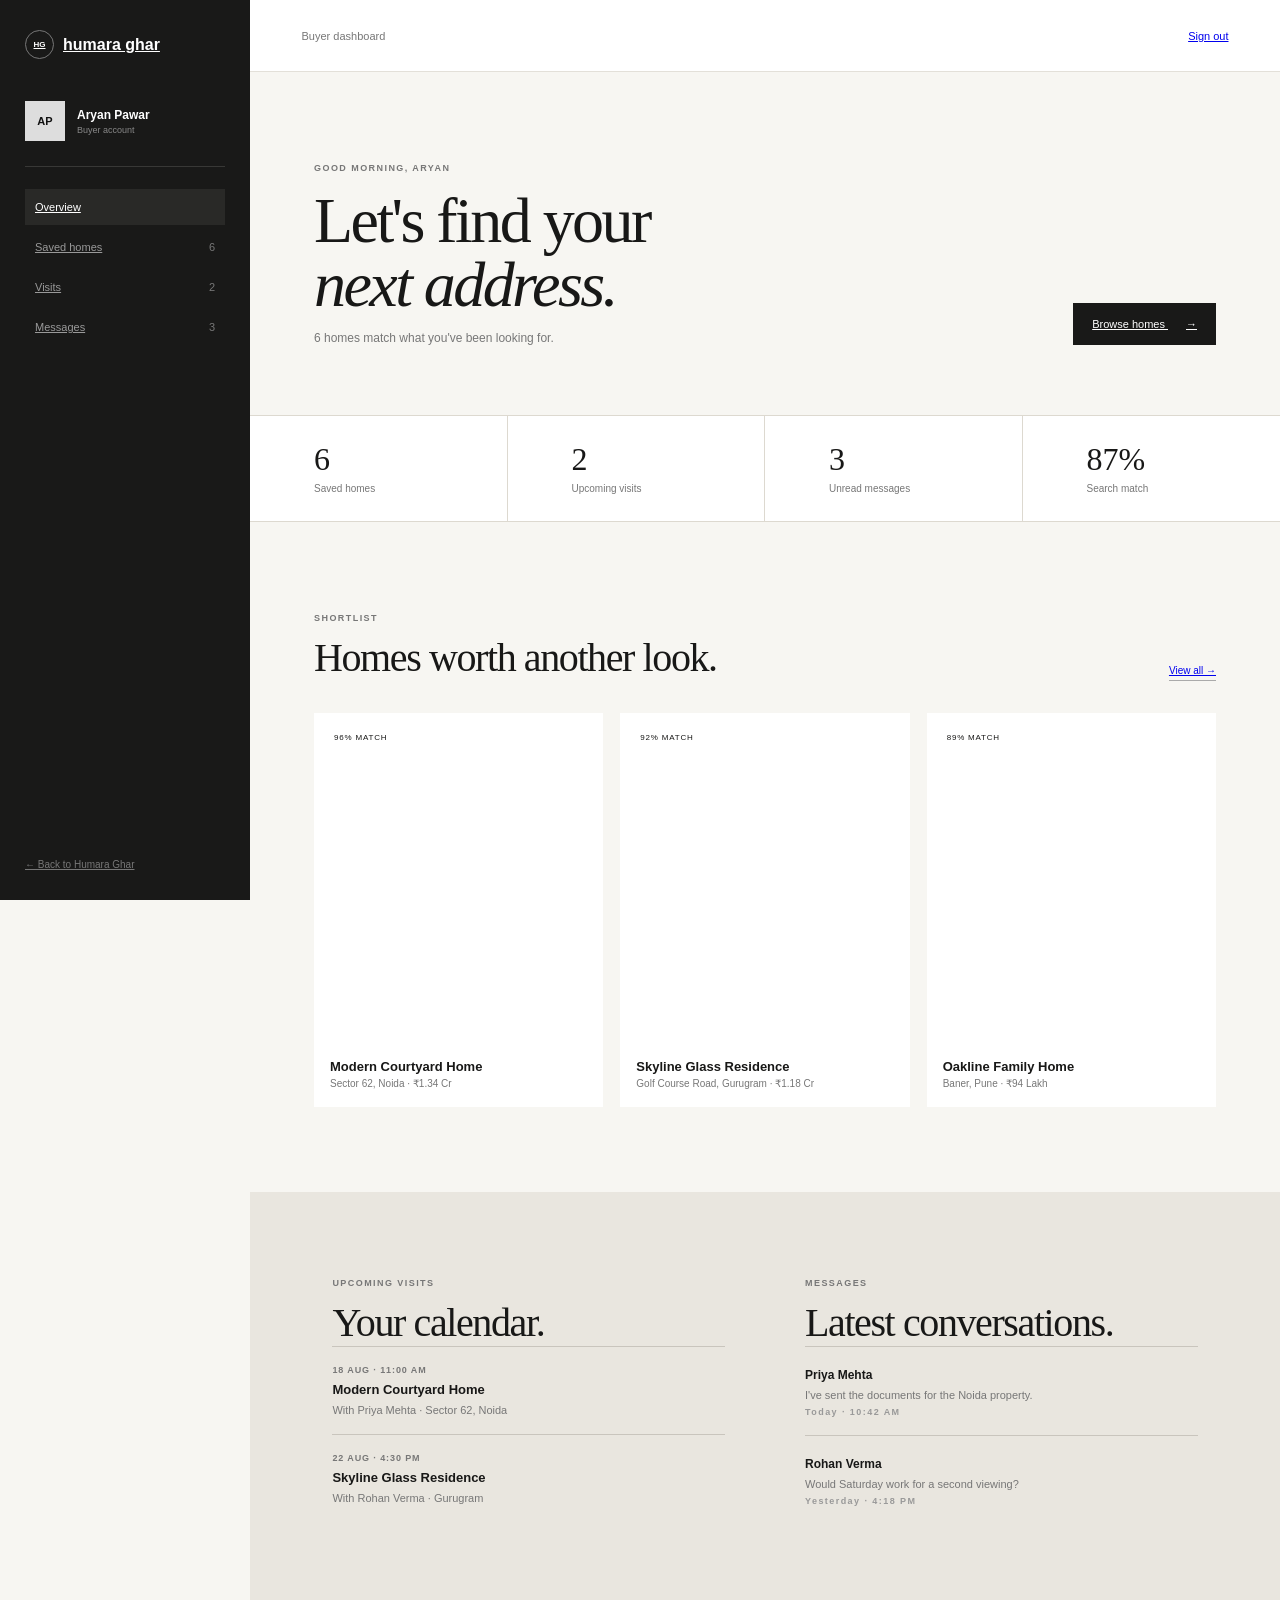
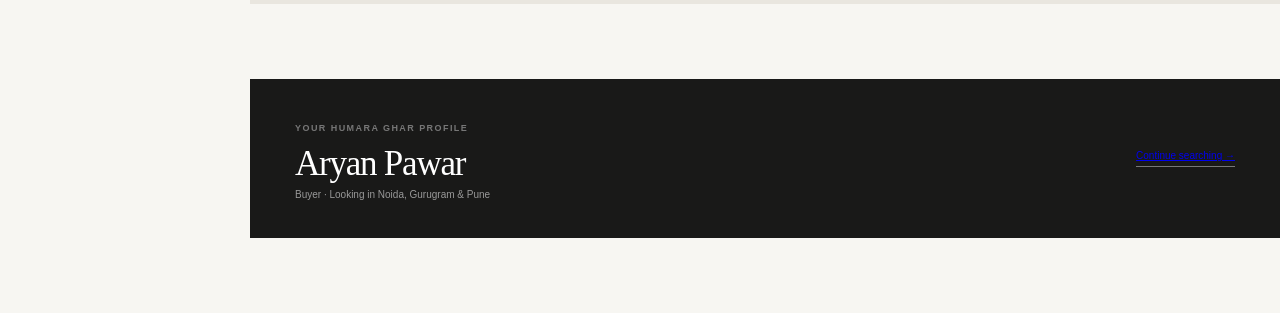
<file: buyer-dashboard.html>
<!DOCTYPE html><html lang="en"><head><meta charset="UTF-8"><meta name="viewport" content="width=device-width,initial-scale=1.0"><title>Aryan | Humara Ghar</title><link rel="preconnect" href="https://fonts.googleapis.com"><link rel="stylesheet" href="css/dashboard.css"></head><body><aside class="sidebar"><a class="dash-brand" href="index.html"><span>HG</span> humara ghar</a><div class="user"><div class="avatar">AP</div><div><b>Aryan Pawar</b><small>Buyer account</small></div></div><nav><a class="active" href="#overview">Overview</a><a href="#saved">Saved homes <i>6</i></a><a href="#visits">Visits <i>2</i></a><a href="#messages">Messages <i>3</i></a></nav><a class="back" href="index.html">← Back to Humara Ghar</a></aside><main><header><button class="menu" onclick="document.querySelector('.sidebar').classList.toggle('open')">☰</button><span>Buyer dashboard</span><a href="login.html" onclick="logout()">Sign out</a></header><section class="welcome" id="overview"><div><small>GOOD MORNING, ARYAN</small><h1>Let's find your<br><em>next address.</em></h1><p>6 homes match what you've been looking for.</p></div><a href="index.html#buy">Browse homes <b>→</b></a></section><section class="metrics"><div><b>6</b><span>Saved homes</span></div><div><b>2</b><span>Upcoming visits</span></div><div><b>3</b><span>Unread messages</span></div><div><b>87%</b><span>Search match</span></div></section><section class="dash-section" id="saved"><div class="dash-head"><div><small>SHORTLIST</small><h2>Homes worth another look.</h2></div><a href="index.html#buy">View all →</a></div><div class="dash-grid"><article><div class="dash-photo d1"><span>96% MATCH</span></div><h3>Modern Courtyard Home</h3><p>Sector 62, Noida · ₹1.34 Cr</p></article><article><div class="dash-photo d2"><span>92% MATCH</span></div><h3>Skyline Glass Residence</h3><p>Golf Course Road, Gurugram · ₹1.18 Cr</p></article><article><div class="dash-photo d3"><span>89% MATCH</span></div><h3>Oakline Family Home</h3><p>Baner, Pune · ₹94 Lakh</p></article></div></section><section class="activity" id="visits"><div><small>UPCOMING VISITS</small><h2>Your calendar.</h2><div class="visit"><b>18 AUG · 11:00 AM</b><strong>Modern Courtyard Home</strong><span>With Priya Mehta · Sector 62, Noida</span></div><div class="visit"><b>22 AUG · 4:30 PM</b><strong>Skyline Glass Residence</strong><span>With Rohan Verma · Gurugram</span></div></div><div id="messages"><small>MESSAGES</small><h2>Latest conversations.</h2><div class="message"><b>Priya Mehta</b><p>I've sent the documents for the Noida property.</p><small>Today · 10:42 AM</small></div><div class="message"><b>Rohan Verma</b><p>Would Saturday work for a second viewing?</p><small>Yesterday · 4:18 PM</small></div></div></section><section class="account-note"><div><small>YOUR HUMARA GHAR PROFILE</small><h2>Aryan Pawar</h2><p>Buyer · Looking in Noida, Gurugram & Pune</p></div><a href="index.html#buy">Continue searching →</a></section></main><script>function logout(){localStorage.removeItem('humaraGharLoggedIn');localStorage.removeItem('humaraGharBuyerName')}</script></body></html>
</file>
<file: css/dashboard.css>
*{box-sizing:border-box;margin:0;padding:0}body{font-family:'DM Sans',Arial,sans-serif;background:#f7f6f2;color:#181817;display:flex}.sidebar{position:fixed;left:0;top:0;bottom:0;width:250px;background:#191918;color:#fff;padding:30px 25px;z-index:10}.dash-brand{color:#fff;display:flex;align-items:center;gap:9px;font-weight:700;font-size:16px}.dash-brand span{border:1px solid #777;width:29px;height:29px;border-radius:50%;display:grid;place-items:center;font-size:8px}.user{display:flex;gap:12px;align-items:center;padding:42px 0 25px;border-bottom:1px solid #383836}.avatar{width:40px;height:40px;background:#ddd;color:#111;display:grid;place-items:center;font-weight:700;font-size:11px}.user b,.user small{display:block}.user b{font-size:12px}.user small{color:#888;font-size:9px;margin-top:3px}.sidebar nav{display:grid;margin-top:22px;gap:4px}.sidebar nav a{color:#999;padding:12px 10px;font-size:11px}.sidebar nav a.active,.sidebar nav a:hover{background:#292927;color:#fff}.sidebar nav i{font-style:normal;float:right;color:#777}.back{position:absolute;bottom:30px;color:#777;font-size:10px}main{margin-left:250px;width:calc(100% - 250px)}header{height:72px;background:#fff;border-bottom:1px solid #e3e0d9;padding:0 5%;display:flex;align-items:center;justify-content:space-between;font-size:11px;color:#777}header a{text-decoration:underline}.menu{display:none}.welcome{max-width:1300px;margin:auto;padding:85px 5vw 70px;display:flex;justify-content:space-between;align-items:end}.welcome small,.dash-head small,.activity small,.account-note small{font-size:9px;letter-spacing:.16em;color:#777;font-weight:700}.welcome h1{font:500 clamp(48px,5vw,75px)/1 'Playfair Display',Georgia,serif;letter-spacing:-.04em;margin:14px 0}.welcome em{font-style:italic}.welcome p{font-size:12px;color:#777}.welcome>a{background:#191918;color:#fff;padding:15px 19px;font-size:11px}.welcome>a b{margin-left:18px}.metrics{display:grid;grid-template-columns:repeat(4,1fr);border-top:1px solid #ddd9d0;border-bottom:1px solid #ddd9d0}.metrics div{padding:25px 5vw;background:#fff;border-right:1px solid #ddd9d0}.metrics div:last-child{border:0}.metrics b{font:500 32px 'Playfair Display',Georgia,serif;display:block}.metrics span{font-size:10px;color:#777}.dash-section{max-width:1300px;margin:auto;padding:85px 5vw}.dash-head{display:flex;justify-content:space-between;align-items:end;margin-bottom:32px}.dash-head h2,.activity h2,.account-note h2{font:500 40px 'Playfair Display',Georgia,serif;letter-spacing:-.035em;margin-top:9px}.dash-head>a{font-size:10px;border-bottom:1px solid #aaa;padding-bottom:4px}.dash-grid{display:grid;grid-template-columns:repeat(3,1fr);gap:17px}.dash-grid article{background:#fff;padding-bottom:18px}.dash-photo{height:330px;background-size:cover;background-position:center;position:relative}.d1{background-image:url('https://images.unsplash.com/photo-1600585154340-be6161a56a0c?auto=format&fit=crop&w=1100&q=85')}.d2{background-image:url('https://images.unsplash.com/photo-1600607688969-a5bfcd646154?auto=format&fit=crop&w=1100&q=85')}.d3{background-image:url('https://images.unsplash.com/photo-1600566753190-17f0baa2a6c3?auto=format&fit=crop&w=1100&q=85')}.dash-photo span{position:absolute;top:13px;left:13px;background:#fff;padding:7px;font-size:8px;letter-spacing:.1em}.dash-grid h3{font-size:13px;margin:16px 16px 4px}.dash-grid p{font-size:10px;color:#777;margin-left:16px}.activity{background:#e9e6df;padding:80px 8%;display:grid;grid-template-columns:1fr 1fr;gap:80px}.visit,.message{border-top:1px solid #c9c5bd;padding:18px 0}.visit b{display:block;color:#777;font-size:9px;letter-spacing:.1em}.visit strong,.visit span,.message p,.message small{display:block}.visit strong{font-size:13px;margin:7px 0}.visit span,.message p{font-size:11px;color:#777}.message b{font-size:12px}.message p{margin:6px 0}.message small{font-size:9px;color:#999}.account-note{max-width:1100px;margin:75px auto;padding:38px 45px;background:#191918;color:#fff;display:flex;justify-content:space-between;align-items:center;gap:30px}.account-note h2{font-size:35px}.account-note p{font-size:10px;color:#999;margin-top:5px}.account-note>a{font-size:10px;border-bottom:1px solid #777;padding-bottom:5px;white-space:nowrap}@media(max-width:900px){.sidebar{transform:translateX(-100%);transition:.2s}.sidebar.open{transform:translateX(0)}main{margin-left:0;width:100%}.menu{display:block;border:0;background:none;font-size:19px}.metrics{grid-template-columns:1fr 1fr}.metrics div{padding:20px 5vw}.welcome{display:block}.welcome>a{display:inline-block;margin-top:25px}.dash-grid,.activity{grid-template-columns:1fr}.activity{gap:50px}.account-note{margin:50px 5vw;display:block}.account-note>a{display:inline-block;margin-top:25px}}@media(max-width:600px){.welcome{padding-top:55px}.welcome h1{font-size:50px}.dash-section{padding:60px 5vw}.dash-grid{grid-template-columns:1fr}.metrics b{font-size:27px}.dash-head{display:block}.dash-head>a{display:inline-block;margin-top:15px}.activity{padding:60px 7%}}
</file>
